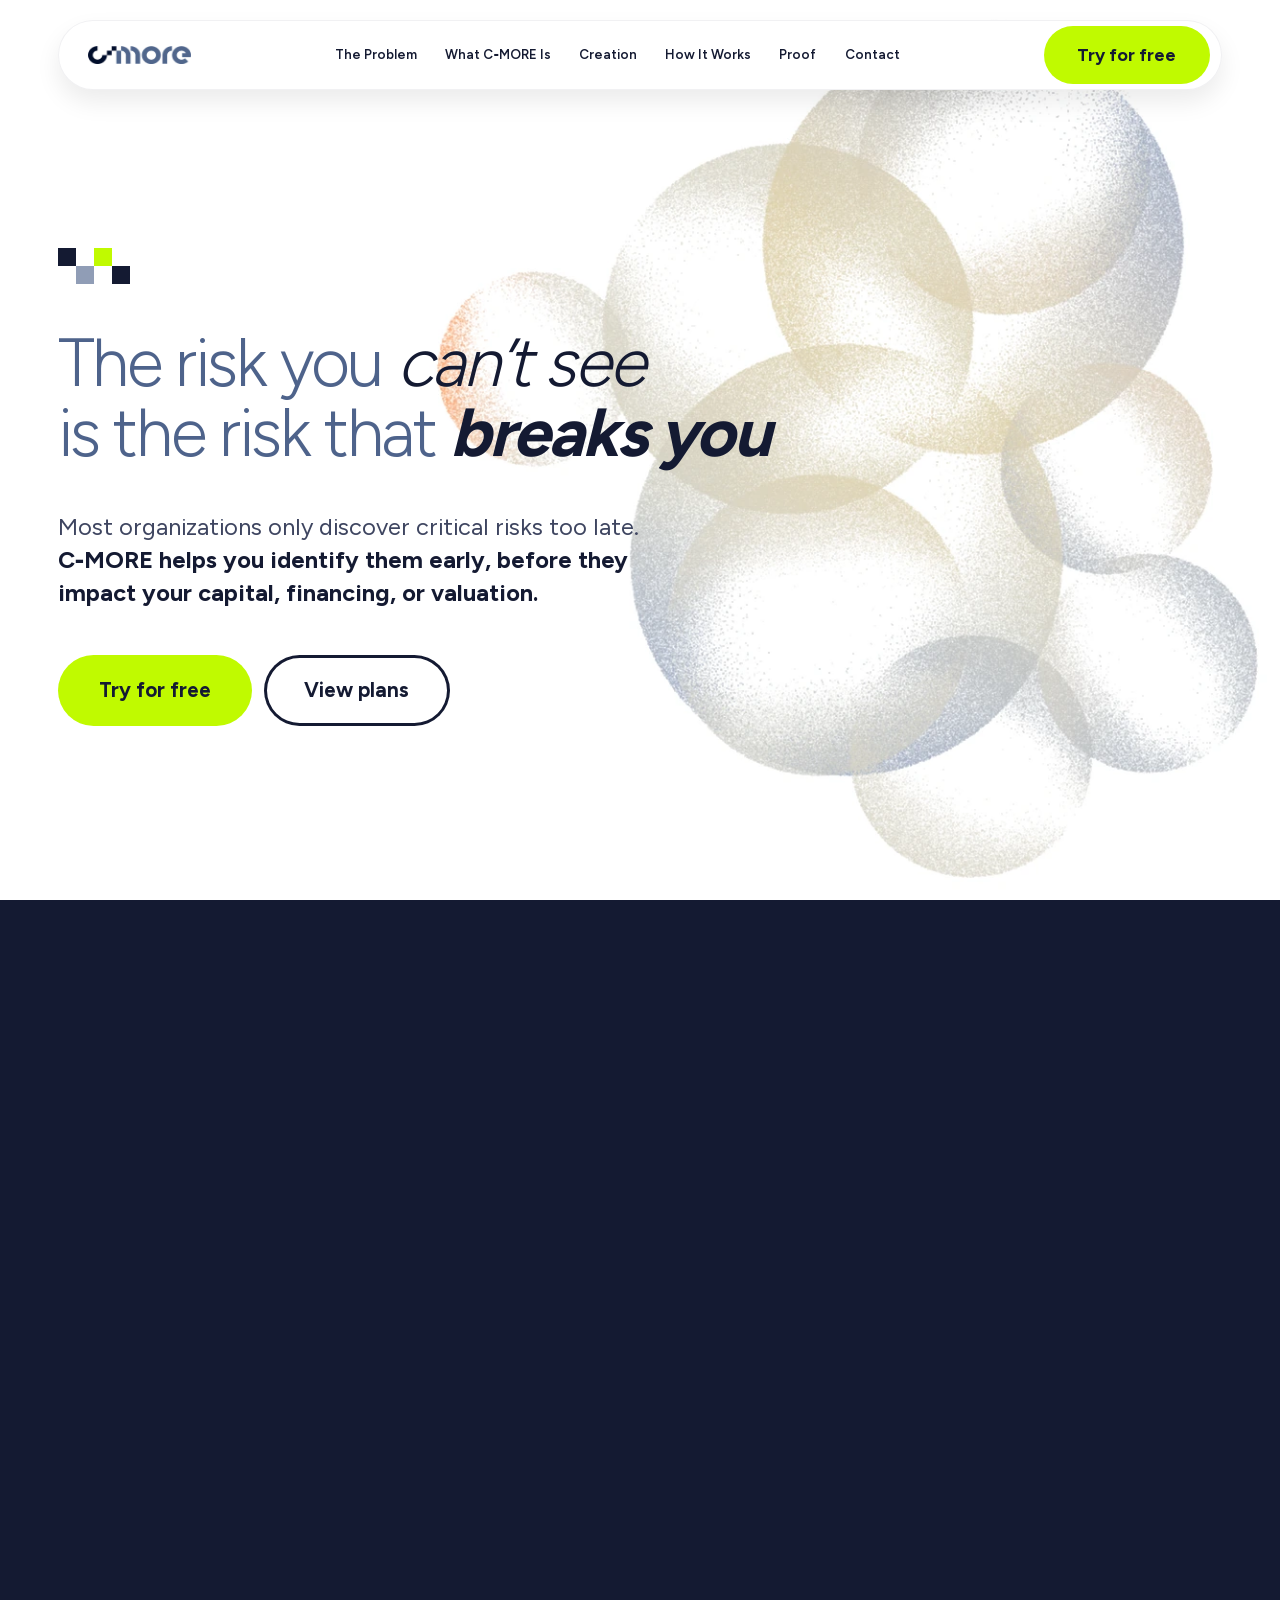
<file: index.html>
<!doctype html>
<html lang="en">
  <head>
    <meta charset="utf-8" />
    <meta name="viewport" content="width=device-width, initial-scale=1" />
    <title>C-MORE — Risk intelligence infrastructure</title>
    <meta
      name="description"
      content="C-MORE is an AI-powered risk intelligence platform that turns ESG exposure, operational dependencies and supply chain vulnerabilities into a continuously updated risk map."
    />
    <meta name="theme-color" content="#141A32" />
    <!-- The .motif mark from the hero, inline: an icon at no request cost,
         and declaring one stops every browser asking for /favicon.ico. -->
    <link rel="icon" href="data:image/svg+xml,%3Csvg xmlns='http://www.w3.org/2000/svg' viewBox='0 0 8 8'%3E%3Crect width='8' height='8' fill='%23ffffff'/%3E%3Crect x='0' y='2' width='2' height='2' fill='%23141a32'/%3E%3Crect x='4' y='2' width='2' height='2' fill='%23c0fa00'/%3E%3Crect x='2' y='4' width='2' height='2' fill='%23909db6'/%3E%3Crect x='6' y='4' width='2' height='2' fill='%23141a32'/%3E%3C/svg%3E" />
    <!-- Fonts are self-hosted (see assets/css/styles.css). Preloaded here so
         they are in flight with the stylesheet rather than discovered after
         it parses — that is what removes the flash of fallback text. -->
    <link
      rel="preload"
      as="font"
      type="font/woff2"
      href="assets/fonts/figtree-latin.woff2"
      crossorigin
    />
    <link
      rel="preload"
      as="font"
      type="font/woff2"
      href="assets/fonts/kodemono-latin.woff2"
      crossorigin
    />
    <link rel="stylesheet" href="assets/css/styles.css" />
    <!-- The hero art is the largest thing on the page and the first thing
         seen; without this it cannot start until the CSS has parsed. -->
    <link
      rel="preload"
      as="image"
      href="assets/images/alma-composicao.webp"
      imagesrcset="assets/images/alma-composicao.webp 1x, assets/images/alma-composicao@2x.webp 2x"
      fetchpriority="high"
    />
  </head>
  <body>
    <!-- The nav surface doubles as the trial panel: pressing the CTA grows the
         pill downward, fades the links out and turns the CTA into a close X.
         The panel is absolutely positioned so the height change never reflows
         it. -->
    <header class="nav" id="nav">
      <div class="nav__bar">
        <a href="#top" aria-label="C-MORE home">
          <img
            class="nav__logo"
            src="assets/images/fig-logo.webp"
            alt="c·more"
            width="112"
            height="21"
            decoding="async"
          />
        </a>

        <button
          class="nav__toggle"
          type="button"
          aria-expanded="false"
          aria-controls="nav-links"
        >
          <span></span>
          <span class="sr-only">Menu</span>
        </button>

        <nav class="nav__links" id="nav-links">
          <a href="#problem">The Problem</a>
          <a href="#what">What C‑MORE Is</a>
          <a href="#creation">Creation</a>
          <a href="#how">How It Works</a>
          <a href="#proof">Proof</a>
          <a href="#contact">Contact</a>
          <button class="nav__cta--mobile" type="button" data-try-open>
            Try for free
          </button>
        </nav>

        <button
          class="btn btn--primary btn--sm nav__cta"
          type="button"
          id="try-toggle"
          aria-expanded="false"
          aria-controls="try-panel"
        >
          <span class="nav__cta-label">Try for free</span>
          <svg
            class="nav__cta-x"
            viewBox="0 0 24 24"
            aria-hidden="true"
            focusable="false"
          >
            <path d="M6 6l12 12M18 6L6 18" />
          </svg>
          <span class="nav__cta-close sr-only">Close</span>
        </button>
      </div>

      <div class="try-panel" id="try-panel">
        <h2 class="try-panel__title">Try C‑MORE free</h2>
        <p class="try-panel__lead">
          See C‑MORE mapped against your own supplier data — no credit card
          required.
        </p>
        <p class="try-panel__text">
          Placeholder panel content. This is where the trial sign-up form would
          live — swap it in when the fields are decided.
        </p>
      </div>
    </header>

    <div class="scrim" data-try-close></div>

    <main id="top">
      <!-- ===================== Hero ===================== -->
      <section class="hero">
        <div class="hero__bg" aria-hidden="true"></div>

        <div class="hero__inner">
          <div class="motif" aria-hidden="true">
            <i class="is-navy"></i><i></i><i class="is-green"></i><i></i> <i></i
            ><i class="is-mist"></i><i></i><i class="is-navy"></i>
          </div>

          <h1 class="hero__title">
            The risk you <em>can’t see</em><br />
            is the risk that <em class="is-bold">breaks you</em>
          </h1>

          <p class="hero__lead">
            Most organizations only discover critical risks too late.
            <strong
              >C‑MORE helps you identify them early, before they impact your
              capital, financing, or valuation.</strong
            >
          </p>

          <div class="hero__ctas">
            <button class="btn btn--primary" type="button" data-try-open>
              Try for free
            </button>
            <a class="btn btn--ghost" href="#how">View plans</a>
          </div>
        </div>
      </section>
      <div class="hero__spacer" aria-hidden="true"></div>

      <!-- ===================== The problem ===================== -->
      <section class="problem" id="problem">
        <div class="container problem__inner">
          <div class="eyebrow">
            <span class="eyebrow__text">THE PROBLEM</span>
            <span class="dots" aria-hidden="true"><i></i><i></i><i></i></span>
          </div>

          <h2 class="section-title">
            Your biggest risks aren’t in your financial statements.
            <em class="em-strong">Yet.</em>
          </h2>

          <p class="problem__copy">
            Risk is now systemic, moving across supply chains, geographies and
            regulatory regimes. Non-financial risk is now
            <strong>auditable, enforceable</strong> and
            <strong>penalised</strong>, while financial institutions
            increasingly assess the wider ecosystem behind every company.
          </p>
          <p class="problem__copy">
            <strong
              >Yet visibility has not kept pace, creating blind spots where
              interconnected risk can emerge and spread.</strong
            >
          </p>

          <div class="bars" id="bars">
            <div class="bar">
              <span class="bar__label">VISIBILITY INTO TIER 1</span>
              <span class="bar__track"
                ><span class="bar__fill" style="--to: 60%"></span
              ></span>
              <span class="bar__value">60%</span>
            </div>
            <div class="bar">
              <span class="bar__label">VISIBILITY INTO TIER 2</span>
              <span class="bar__track"
                ><span class="bar__fill" style="--to: 30%"></span
              ></span>
              <span class="bar__value">30%</span>
            </div>
            <div class="bar bar--alert">
              <span class="bar__label"
                >VISIBILITY INTO<br />TIER 3 &amp; BEYOND</span
              >
              <span class="bar__track"
                ><span class="bar__fill" style="--to: 2%"></span
              ></span>
              <span class="bar__value">2%</span>
            </div>
          </div>
        </div>
      </section>
      <div class="problem__gap" aria-hidden="true"></div>

      <!-- ===================== What C-MORE is ===================== -->
      <div class="what-pin">
        <section class="what" id="what">
          <div class="container what__inner">
            <div class="eyebrow eyebrow--light">
              <span class="eyebrow__text">WHAT C‑MORE IS</span>
              <span class="dots" aria-hidden="true"><i></i><i></i><i></i></span>
            </div>

            <h2 class="section-title">
              The intelligence layer for non-financial risk
            </h2>

            <p class="what__lead">
              C‑MORE is an AI-powered risk intelligence platform. We aggregate
              data across your company and its ecosystem, turning ESG exposure,
              operational dependencies and supply chain vulnerabilities into a
              continuously updated risk map.
            </p>

            <div class="flow">
              <div class="flow__stats">
                <div class="flow__stat">
                  <b>100+</b>
                  <span>Structured and unstructured data sources</span>
                </div>
                <div class="flow__stat">
                  <b>20+</b>
                  <span>Risk areas, from climate to governance</span>
                </div>
              </div>

              <div class="flow__chaos" aria-hidden="true">
                <i
                  style="
                    top: 22px;
                    width: 22px;
                    height: 22px;
                    background: #c0fa00;
                    animation: chaosA 5.2s linear infinite -1.1s;
                  "
                ></i>
                <i
                  style="
                    top: 74px;
                    width: 13px;
                    height: 13px;
                    background: #5c74a3;
                    animation: chaosB 4.1s linear infinite -3s;
                  "
                ></i>
                <i
                  style="
                    top: 48px;
                    width: 17px;
                    height: 17px;
                    background: #9db0ce;
                    animation: chaosA 6s linear infinite -4.4s;
                  "
                ></i>
                <i
                  style="
                    top: 118px;
                    width: 26px;
                    height: 26px;
                    background: #5c74a3;
                    animation: chaosB 5.6s linear infinite -0.4s;
                  "
                ></i>
                <i
                  style="
                    top: 96px;
                    width: 11px;
                    height: 11px;
                    background: #c0fa00;
                    animation: chaosA 3.8s linear infinite -2.2s;
                  "
                ></i>
                <i
                  style="
                    top: 152px;
                    width: 15px;
                    height: 15px;
                    background: #9db0ce;
                    animation: chaosB 4.7s linear infinite -3.7s;
                  "
                ></i>
                <i
                  style="
                    top: 178px;
                    width: 20px;
                    height: 20px;
                    background: #c0fa00;
                    animation: chaosA 5.9s linear infinite -5.1s;
                  "
                ></i>
                <i
                  style="
                    top: 206px;
                    width: 12px;
                    height: 12px;
                    background: #5c74a3;
                    animation: chaosB 4.3s linear infinite -1.8s;
                  "
                ></i>
                <i
                  style="
                    top: 238px;
                    width: 24px;
                    height: 24px;
                    background: #5c74a3;
                    animation: chaosA 6.4s linear infinite -2.9s;
                  "
                ></i>
                <i
                  style="
                    top: 262px;
                    width: 14px;
                    height: 14px;
                    background: #c0fa00;
                    animation: chaosB 5s linear infinite -4s;
                  "
                ></i>
                <i
                  style="
                    top: 8px;
                    width: 16px;
                    height: 16px;
                    background: #9db0ce;
                    animation: chaosB 4.9s linear infinite -0.9s;
                  "
                ></i>
                <i
                  style="
                    top: 136px;
                    width: 10px;
                    height: 10px;
                    background: #c0fa00;
                    animation: chaosA 4.5s linear infinite -3.3s;
                  "
                ></i>
                <i
                  style="
                    top: 58px;
                    width: 19px;
                    height: 19px;
                    background: #5c74a3;
                    animation: chaosB 5.4s linear infinite -2.5s;
                  "
                ></i>
                <i
                  style="
                    top: 222px;
                    width: 18px;
                    height: 18px;
                    background: #9db0ce;
                    animation: chaosA 4s linear infinite -1.4s;
                  "
                ></i>
              </div>

              <div class="flow__core">
                <img
                  src="assets/images/fig-logo-negative.webp"
                  alt="c·more"
                  width="166"
                  height="31"
                  loading="lazy"
                  decoding="async"
                />
              </div>

              <div class="flow__order" aria-hidden="true">
                <div class="train">
                  <i style="background: #c0fa00"></i
                  ><i style="background: #5c74a3"></i>
                  <i style="background: #9db0ce"></i
                  ><i style="background: #5c74a3"></i>
                  <i style="background: #c0fa00"></i
                  ><i style="background: #5c74a3"></i>
                  <i style="background: #9db0ce"></i
                  ><i style="background: #5c74a3"></i>
                  <i style="background: #c0fa00"></i
                  ><i style="background: #5c74a3"></i>
                  <i style="background: #9db0ce"></i
                  ><i style="background: #5c74a3"></i>
                </div>
              </div>

              <p class="flow__caption">
                continuously<br />updated<br />risk map
              </p>
            </div>
          </div>

          <div class="what__quote">
            <!-- One element per line: the typewriter fills them in sequence,
                 which lets the second line carry its own emphasis (a single
                 sliced string could not hold markup). -->
            <p data-quote>
              <span class="quote__line">If you can’t quantify your risk,</span>
              <span class="quote__line em-strong"
                >you can’t defend your business.</span
              >
            </p>
            <button class="btn btn--ghost-light" type="button" data-try-open>
              Try now
            </button>
          </div>
        </section>
      </div>

      <!-- ===================== Category creation ===================== -->
      <div class="creation-pin">
        <section class="creation" id="creation">
          <div class="container">
            <div class="creation__head">
              <div class="eyebrow">
                <span class="eyebrow__text">CATEGORY CREATION</span>
                <span class="dots" aria-hidden="true"
                  ><i></i><i></i><i></i
                ></span>
              </div>
              <h2 class="section-title">
                <span class="title-kicker">A new category:</span>Risk
                Intelligence Infrastructure
              </h2>
              <p class="creation__lead">
                This is not a reporting tool. It is a monitoring and
                intelligence infrastructure, one that learns as your business
                and its ecosystem change.
              </p>
            </div>

            <!-- Two clipping bands with the lime line running through the gap
                 between them. Each row slides into that gap and is masked by
                 its band's edge, rather than crossing the line. -->
            <div class="risk-cards">
              <div class="risk-row risk-row--top">
                <div class="risk-row__inner">
                  <article class="risk-card reveal">
                    <b>Supply chain dependencies</b>
                    <span
                      >Disruption, concentration risk and Tier-2 vulnerabilities
                      that don’t appear in your own accounts.</span
                    >
                  </article>
                  <article class="risk-card reveal">
                    <b>Climate &amp; ESG factors</b>
                    <span
                      >Transition risk, physical climate exposure and ESG data
                      gaps that affect financing and credit ratings.</span
                    >
                  </article>
                </div>
              </div>

              <div class="risk-row risk-row--bottom">
                <div class="risk-row__inner">
                  <article class="risk-card reveal">
                    <b>Regulatory misalignment</b>
                    <span
                      >CSRD, ISSB and EU Taxonomy exposure that becomes
                      auditable, enforceable and penalised.</span
                    >
                  </article>
                  <article class="risk-card reveal">
                    <b>Operational dependencies</b>
                    <span
                      >Single points of failure in your ecosystem that aren’t
                      visible until they break.</span
                    >
                  </article>
                </div>
              </div>
            </div>
          </div>

          <!-- Statement and dataset are one group so the pair centres itself,
               rather than each being placed with its own vh offset. The slot
               collapses to nothing until the dataset is called for, so the
               statement is centred on its own first. -->
          <div class="creation__final">
            <!-- The sizer reserves the full two-line box so the typewriter does
                 not reflow and re-centre the block as each line lands. -->
            <!-- Two parts so each can be styled: the kicker is smaller and
                 held to one line, the statement itself is bold italic. The
                 typewriter fills them in sequence. The sizer is a hidden copy
                 that holds the box open so typing cannot reflow it. -->
            <p class="creation__statement">
              <span class="type">
                <span class="type__sizer" aria-hidden="true">
                  <span class="statement__kicker"
                    >C‑MORE brings these into a single layer:</span
                  >
                  <span class="statement__body"
                    >a living dataset of company risk, continuously enriched and
                    analysed by AI.</span
                  >
                </span>
                <span class="type__out">
                  <span class="statement__kicker" data-statement-line
                    >C‑MORE brings these into a single layer:</span
                  >
                  <span class="statement__body" data-statement-line
                    >a living dataset of company risk, continuously enriched and
                    analysed by AI.</span
                  >
                </span>
              </span>
            </p>

            <div class="dataset-slot">
              <div class="dataset">
            <div class="dataset__head">
              <span>LIVING DATASET</span>
              <span class="dataset__live"
                ><i aria-hidden="true"></i><span>LIVE</span></span
              >
            </div>
            <div class="dataset__viewport">
              <div class="dataset__reel" data-reel>
                <div class="dataset__row">
                  <i aria-hidden="true"></i
                  ><span>supplier network — tier-2 exposure remapped</span>
                </div>
                <div class="dataset__row">
                  <i aria-hidden="true"></i
                  ><span>CSRD / ESRS E1 — disclosure gap rescored</span>
                </div>
                <div class="dataset__row">
                  <i aria-hidden="true"></i
                  ><span>physical climate — flood exposure updated</span>
                </div>
                <div class="dataset__row">
                  <i aria-hidden="true"></i
                  ><span>governance — board oversight signal added</span>
                </div>
                <div class="dataset__row">
                  <i aria-hidden="true"></i
                  ><span>EU Taxonomy — alignment re-assessed</span>
                </div>
                <div class="dataset__row">
                  <i aria-hidden="true"></i
                  ><span>labour practices — supplier audit ingested</span>
                </div>
                <div class="dataset__row">
                  <i aria-hidden="true"></i
                  ><span>transition risk — carbon price scenario run</span>
                </div>
                <div class="dataset__row">
                  <i aria-hidden="true"></i
                  ><span>concentration risk — single-source flag raised</span>
                </div>
              </div>
            </div>
              </div>
            </div>
          </div>

          <div class="creation__wipe" aria-hidden="true"></div>
        </section>
      </div>

      <div class="band" aria-hidden="true"></div>

      <!-- ===================== How it works ===================== -->
      <div class="how-pin">
        <section class="how" id="how">
          <div class="container how__inner">
          <div class="how__main">
            <div class="eyebrow eyebrow--light eyebrow--start">
              <span class="eyebrow__text">HOW IT WORKS</span>
              <span class="dots" aria-hidden="true"><i></i><i></i><i></i></span>
            </div>

            <h2 class="how__title">From Signals to<br />Risk Intelligence</h2>

            <p class="how__lead">
              <strong
                >Each step turns fragmented signals into decision-ready
                intelligence</strong
              >, building toward measurable improvements in visibility,
              compliance and financial performance.
            </p>

            <div class="proof" id="proof">
              <div class="proof__card reveal">
                <b>30+</b>
                <span
                  >clients identify and structure supplier risk across 20+
                  sub-dimensions <strong>within the first 90 days</strong></span
                >
              </div>
              <div class="proof__card reveal">
                <b>75%</b>
                <span
                  >clients achieved their first CSRD disclosure requirements
                  within <strong>3 months of deployment</strong></span
                >
              </div>
              <div class="proof__card reveal">
                <b>2-3%</b>
                <span
                  >clients achieve a 2-3%
                  <strong>reduction in cost of capital</strong> through
                  proactive risk mitigation and continuous monitoring</span
                >
              </div>
            </div>
          </div>

          <!-- Four steps on one rail. On desktop each is a numbered square
               that expands into a card when it becomes the active step; below
               that breakpoint they are simply four stacked cards. -->
          <ol class="rail" id="contact">
            <li class="step is-open" data-step>
              <span class="step__no">01</span>
              <div class="step__body">
                <div class="step__inner">
                  <b class="step__title">Map your risk landscape.</b>
                  <p class="step__text">
                    We aggregate data across your company, suppliers, and
                    ecosystem — integrating ESG disclosures, operational data,
                    regulatory exposure, and supply chain dependencies into a
                    single, structured view.
                  </p>
                </div>
              </div>
            </li>

            <li class="step" data-step>
              <span class="step__no">02</span>
              <div class="step__body">
                <div class="step__inner">
                  <b class="step__title">Quantify the impact.</b>
                  <p class="step__text">
                    We translate risk signals into financial terms: cost of
                    capital implications, financing risk, valuation exposure.
                    Risk becomes a number your CFO can use and your board can
                    act on.
                  </p>
                </div>
              </div>
            </li>

            <li class="step" data-step>
              <span class="step__no">03</span>
              <div class="step__body">
                <div class="step__inner">
                  <b class="step__title">Monitor how risk evolves.</b>
                  <p class="step__text">
                    Our AI continuously tracks changes (supplier events,
                    regulatory updates, climate signals, market shifts) and
                    updates your risk profile without manual refresh cycles.
                    Your exposure picture is always current.
                  </p>
                </div>
              </div>
            </li>

            <li class="step" data-step>
              <span class="step__no">04</span>
              <div class="step__body">
                <div class="step__inner">
                  <b class="step__title">Equip leadership with intelligence.</b>
                  <p class="step__text">
                    Reports, alerts, and intelligence outputs for finance, risk,
                    and executives, audit-ready for CSRD, ISSB, and EU Taxonomy.
                    Not raw data or dashboards. Ready for filings, board packs,
                    and investor conversations.
                  </p>
                </div>
              </div>
            </li>
          </ol>
          </div>
        </section>
      </div>
    </main>

    <script src="assets/js/app.js"></script>
  </body>
</html>
</file>
<file: assets/css/styles.css>
/* ==========================================================================
   C-MORE — responsive stylesheet
   Breakpoints: mobile <768 · tablet 768–1023 · desktop >=1024
   Type and rhythm are fluid: capped by BOTH width (vw) and height (vh) so the
   page fits a short laptop window as well as a tall monitor.
   ========================================================================== */

/* ---------- Fonts ----------
   Self-hosted, and variable rather than static instances. Google's stylesheet
   was render-blocking from a third origin — 93ms of DNS + TLS + TTFB before a
   single word could paint — and then sent the faces from a *second* origin.
   Same-origin these cost 5ms and can be preloaded from the document head.

   One variable file per family covers the whole weight range, replacing nine
   static faces (the old request also pulled Figtree 900 and Kode Mono 500,
   which nothing on the page ever used). latin-ext is only fetched if a glyph
   actually needs it, so a normal visit is 35KB of font in total.

   Both families are OFL 1.1 — see assets/fonts/OFL.txt. */
@font-face {
  font-family: "Figtree";
  font-style: normal;
  font-weight: 300 800;          /* variable: one file serves 300-800 */
  font-display: swap;
  src: url("../fonts/figtree-latin.woff2") format("woff2");
  unicode-range: U+0000-00FF, U+0131, U+0152-0153, U+02BB-02BC, U+02C6, U+02DA, U+02DC, U+0304, U+0308, U+0329, U+2000-206F, U+20AC, U+2122, U+2191, U+2193, U+2212, U+2215, U+FEFF, U+FFFD;
}
@font-face {
  font-family: "Figtree";
  font-style: normal;
  font-weight: 300 800;
  font-display: swap;
  src: url("../fonts/figtree-latin-ext.woff2") format("woff2");
  unicode-range: U+0100-02BA, U+02BD-02C5, U+02C7-02CC, U+02CE-02D7, U+02DD-02FF, U+0304, U+0308, U+0329, U+1D00-1DBF, U+1E00-1E9F, U+1EF2-1EFF, U+2020, U+20A0-20AB, U+20AD-20C0, U+2113, U+2C60-2C7F, U+A720-A7FF;
}
@font-face {
  font-family: "Kode Mono";
  font-style: normal;
  font-weight: 400 700;
  font-display: swap;
  src: url("../fonts/kodemono-latin.woff2") format("woff2");
  unicode-range: U+0000-00FF, U+0131, U+0152-0153, U+02BB-02BC, U+02C6, U+02DA, U+02DC, U+0304, U+0308, U+0329, U+2000-206F, U+20AC, U+2122, U+2191, U+2193, U+2212, U+2215, U+FEFF, U+FFFD;
}
@font-face {
  font-family: "Kode Mono";
  font-style: normal;
  font-weight: 400 700;
  font-display: swap;
  src: url("../fonts/kodemono-latin-ext.woff2") format("woff2");
  unicode-range: U+0100-02BA, U+02BD-02C5, U+02C7-02CC, U+02CE-02D7, U+02DD-02FF, U+0304, U+0308, U+0329, U+1D00-1DBF, U+1E00-1E9F, U+1EF2-1EFF, U+2020, U+20A0-20AB, U+20AD-20C0, U+2113, U+2C60-2C7F, U+A720-A7FF;
}

/* ---------- Tokens ---------- */
:root {
  /* palette */
  --navy: #141a32;
  --navy-deep: #080d1c;
  --green: #c0fa00;
  --beige: #f2f1ed;
  --ink: #3e4560;
  --slate: #4e638b;
  --mist: #909db6;
  --fog: #b9c1d4;
  --red: #dd2c2f;
  --bar-track: #e9e7e2;
  --hairline: #e2e6ee;
  --blue-mid: #5c74a3;
  --blue-soft: #9db0ce;
  --white: #ffffff;

  /* layout */
  --gutter: clamp(20px, 4.5vw, 96px);
  --maxw: 1248px;
  --nav-h: clamp(56px, 6.4vw, 96px);
  --nav-top: clamp(12px, 1.6vw, 20px);

  /* fluid type — min, fluid (capped by width AND height), max */
  --fs-display-xl: clamp(2.125rem, min(8.4vw, 9.6vh), 4.25rem); /* hero h1 */
  --fs-display-l: clamp(2rem, min(5.9vw, 7.4vh), 5.25rem); /* section h2 */
  --fs-display-m: clamp(1.875rem, min(5.1vw, 6.4vh), 4.5rem);
  --fs-quote: clamp(1.5rem, min(3.6vw, 5.2vh), 3.75rem);
  --fs-statement: clamp(1.375rem, min(3.4vw, 4.8vh), 3.5rem);
  --fs-stat-xl: clamp(2rem, min(5vw, 5vh), 5.5rem); /* 60% 30% 2% */
  --fs-stat-m: clamp(1.75rem, min(3vw, 4.4vh), 2.75rem); /* 100+ 20+  */
  --fs-stat-s: clamp(1.5rem, min(2.6vw, 3.8vh), 2.375rem); /* 30+ 75%   */

  --fs-lead: clamp(1rem, 1.1vw + 0.6rem, 1.5rem);
  /* One body size for every section's paragraphs — vh-capped like the titles
     so the title:body ratio stays constant in the pinned frames too. */
  --fs-body: clamp(0.9375rem, min(1.3vw, 2.7vh), 1.3125rem);
  --fs-sm: clamp(0.875rem, 0.2vw + 0.82rem, 0.9375rem);
  --fs-mono: clamp(0.5rem, 0.2vw + 0.6rem, 0.9rem);
  --fs-mono-sm: clamp(0.625rem, 0.2vw + 0.58rem, 0.8125rem);

  /* vertical rhythm */
  --section-y: clamp(56px, min(8vw, 11vh), 110px);
  --stack-lg: clamp(24px, 3.5vw, 44px);
  --stack-md: clamp(12px, min(2.4vw, 2.6vh), 32px);
  --stack-sm: clamp(10px, 1.4vw, 16px);

  /* scroll-driven progress values, written by app.js.
     --problem-in defaults to 1 so section 2 is simply visible wherever the
     desktop choreography is not running (mobile, tablet, reduced motion). */
  --problem-in: 1;
  --blur-q: 0;
  --what-top: 100%;
  --what-bottom: 0%;
  --what-out: 0;
  --creation-in: 1;
  --creation-exit: 0px;
  --dataset-close: 1;
  --how-in: 1;
  --card-pad: clamp(20px, 2.4vw, 28px);
  --step-ease: cubic-bezier(0.32, 0.72, 0.24, 1);
  --nav-bar-h: 70px;
  /* The surface is anchored at top: var(--nav-top) and grows downward, so the
     only height that leaves an equal gap below is the viewport less that inset
     twice. A max cap cannot be used here — it would strand the bottom margin. */
  --nav-open-h: calc(100svh - 2 * var(--nav-top));
  --what-fade: 0;
  --quote-in: 0;
  --learn-in: 0;
  --merge-cards: 0;
  --merge-grow: 0;
  --merge-fill: 0;
  --merge-text: 0;
  --merge-settle: 0;
}

/* ---------- Reset / base ---------- */
*,
*::before,
*::after {
  box-sizing: border-box;
}

/* `clip` rather than `hidden`: hidden would turn the viewport into a scroll
   container and break every position:sticky section below. */
html {
  scroll-behavior: smooth;
  -webkit-text-size-adjust: 100%;
  overflow-x: clip;
}

body {
  margin: 0;
  background: var(--navy);
  color: var(--navy);
  font-family:
    "Figtree",
    system-ui,
    -apple-system,
    "Segoe UI",
    sans-serif;
  font-size: var(--fs-body);
  line-height: 1.5;
  -webkit-font-smoothing: antialiased;
}

/* anchor links shouldn't land underneath the fixed nav */
[id] {
  scroll-margin-top: calc(var(--nav-h) + var(--nav-top) + 16px);
}

h1,
h2,
h3,
p {
  margin: 0;
}
img {
  max-width: 100%;
  display: block;
}
a {
  color: inherit;
  text-decoration: none;
}
button {
  font: inherit;
  color: inherit;
  background: none;
  border: 0;
  cursor: pointer;
}

:focus-visible {
  outline: 3px solid var(--green);
  outline-offset: 3px;
}

.container {
  width: min(var(--maxw), 100%);
  margin-inline: auto;
}

.sr-only {
  position: absolute;
  width: 1px;
  height: 1px;
  padding: 0;
  margin: -1px;
  overflow: hidden;
  clip: rect(0 0 0 0);
  white-space: nowrap;
  border: 0;
}

/* Scroll-room spacers — only needed once sections are pinned (desktop). */
.hero__spacer,
.problem__gap {
  display: none;
}

/* ---------- Shared bits ---------- */
.eyebrow {
  display: flex;
  flex-direction: column;
  gap: 8px;
  align-items: center;
  margin-bottom: var(--stack-md);
}
.eyebrow--start {
  align-items: flex-start;
}

.eyebrow__text {
  font-family: "Kode Mono", ui-monospace, Menlo, monospace;
  font-size: var(--fs-mono);
  font-weight: 700;
  letter-spacing: 0.14em;
  color: var(--slate);
}
.eyebrow--light .eyebrow__text {
  color: var(--mist);
}

.dots {
  display: flex;
  gap: 8px;
}
.dots i {
  width: 8px;
  height: 8px;
  background: var(--green);
  display: block;
}

.btn {
  display: inline-flex;
  align-items: center;
  justify-content: center;
  border-radius: 999px;
  font-weight: 700;
  text-align: center;
  padding: clamp(12px, 1.6vw, 24px) clamp(22px, 3.2vw, 48px);
  font-size: clamp(0.9375rem, 0.8vw + 0.65rem, 1.5rem);
  transition:
    transform 0.18s ease,
    background-color 0.18s ease,
    color 0.18s ease;
}
.btn:hover {
  transform: translateY(-2px);
}
.btn--primary {
  background: var(--green);
  color: var(--navy);
}
.btn--ghost {
  box-shadow: inset 0 0 0 3px var(--navy);
  color: var(--navy);
}
.btn--ghost-light {
  box-shadow: inset 0 0 0 3px var(--white);
  color: var(--white);
}
.btn--sm {
  padding: clamp(10px, 1.2vw, 20px) clamp(18px, 2.6vw, 40px);
  font-size: clamp(0.875rem, 0.45vw + 0.75rem, 1.125rem);
}

.motif {
  display: grid;
  grid-template-columns: repeat(4, 18px);
  grid-template-rows: 18px 18px;
}
.motif i {
  display: block;
}
.motif .is-navy {
  background: var(--navy);
}
.motif .is-green {
  background: var(--green);
}
.motif .is-mist {
  background: var(--mist);
}

/* ==========================================================================
   Nav
   ========================================================================== */
.nav {
  position: fixed;
  top: var(--nav-top);
  left: var(--gutter);
  right: var(--gutter);
  z-index: 200;
  max-width: 1252px;
  margin-inline: auto;
  height: var(--nav-bar-h);
  /* Exactly half the bar, not an arbitrary large pill value. It renders the
     same when collapsed — the browser clamps any radius to half the box — but
     it means the radius does not balloon as the clamp lifts during the expand.
     Interpolating from 68px would render 35px, then ~52px, then 36px. */
  border-radius: calc(var(--nav-bar-h) / 2);
  background: var(--white);
  box-shadow:
    inset 0 0 0 1px rgba(20, 26, 50, 0.06),
    0 12px 24px rgba(0, 0, 0, 0.08);
  /* only the surface itself changes — the bar and the panel inside it are
     sized independently, so nothing reflows while this runs */
  transition:
    height 0.45s var(--step-ease),
    border-radius 0.45s var(--step-ease);
  will-change: height;
}
.nav.is-try-open {
  height: var(--nav-open-h);
  border-radius: clamp(24px, 3vw, 36px);
}

.nav__bar {
  height: var(--nav-bar-h);
  display: flex;
  align-items: center;
  gap: 8px;
  padding: clamp(8px, 1vw, 14px);
  padding-left: clamp(18px, 2.4vw, 32px);
}

.nav__logo {
  width: clamp(78px, 8vw, 112px);
  height: auto;
}

.nav__links {
  flex: 1;
  display: flex;
  justify-content: center;
  gap: clamp(14px, 2.2vw, 32px);
  font-size: clamp(0.8125rem, 1.04vw, 0.9375rem);
  font-weight: 600;
}
.nav__links a {
  white-space: nowrap;
}
.nav__links a:hover {
  color: var(--slate);
}
.nav__cta--mobile {
  display: none;
}

.nav__toggle {
  display: none;
  margin-left: auto;
  width: 44px;
  height: 44px;
  align-items: center;
  justify-content: center;
  border-radius: 999px;
}
.nav__toggle span {
  position: relative;
  display: block;
  width: 20px;
  height: 2px;
  background: var(--navy);
  transition: background 0.2s ease;
}
.nav__toggle span::before,
.nav__toggle span::after {
  content: "";
  position: absolute;
  left: 0;
  width: 20px;
  height: 2px;
  background: var(--navy);
  transition: transform 0.22s ease;
}
.nav__toggle span::before {
  top: -6px;
}
.nav__toggle span::after {
  top: 6px;
}

.nav__cta {
  flex: none;
}

/* CTA becomes a close button once the panel is open */
.nav__cta-close,
.nav__cta-x {
  display: none;
}
.nav__cta-x {
  width: 20px;
  height: 20px;
}
.nav__cta-x path {
  fill: none;
  stroke: currentColor;
  stroke-width: 2.5;
  stroke-linecap: round;
}
.nav.is-try-open .nav__cta-label {
  display: none;
}
.nav.is-try-open .nav__cta-close {
  display: inline; /* stays screen-reader only — it names the button */
}
.nav.is-try-open .nav__cta-x {
  display: block;
}
.nav.is-try-open .nav__cta {
  width: var(--nav-cta-x, 44px);
  height: var(--nav-cta-x, 44px);
  padding: 0;
}

/* the links step aside for the panel */
.nav__links {
  transition: opacity 0.22s ease;
}
.nav.is-try-open .nav__links {
  opacity: 0;
  pointer-events: none;
}

/* Fixed height rather than `bottom: 0`, so the surface growing around it does
   not reflow the panel's own contents mid-animation. */
.try-panel {
  position: absolute;
  top: var(--nav-bar-h);
  left: 0;
  right: 0;
  height: calc(var(--nav-open-h) - var(--nav-bar-h));
  overflow-y: auto;
  display: flex;
  flex-direction: column;
  gap: var(--stack-sm);
  padding: clamp(4px, 1vh, 16px) clamp(20px, 3vw, 44px) clamp(24px, 4vh, 44px);
  opacity: 0;
  visibility: hidden;
  transition:
    opacity 0.25s ease,
    visibility 0.25s;
}
.nav.is-try-open .try-panel {
  opacity: 1;
  visibility: visible;
  transition-delay: 0.14s, 0s;
}

.try-panel__title {
  font-size: clamp(1.75rem, 3.2vw, 2.75rem);
  font-weight: 300;
  line-height: 1.05;
  letter-spacing: -0.03em;
  color: var(--navy);
}
.try-panel__lead {
  font-size: var(--fs-body);
  line-height: 1.45;
  color: var(--navy);
  font-weight: 700;
  max-width: min(760px, 100%);
}
.try-panel__text {
  font-size: var(--fs-sm);
  line-height: 1.6;
  color: var(--ink);
  max-width: min(760px, 100%);
}

.scrim {
  position: fixed;
  inset: 0;
  z-index: 190;
  background: rgba(8, 13, 28, 0.6);
  opacity: 0;
  pointer-events: none;
  transition: opacity 0.35s ease;
}
.scrim.is-on {
  opacity: 1;
  pointer-events: auto;
}

/* held only while the panel is open, then removed */
html.is-locked {
  overflow: hidden;
}

/* ==========================================================================
   Hero
   ========================================================================== */
.hero {
  position: relative;
  /* own stacking context, so the z-index:-1 backdrop stays inside the hero
     instead of sliding behind the page background */
  isolation: isolate;
  min-height: 100svh;
  display: flex;
  align-items: center;
  padding: calc(var(--nav-h) + var(--nav-top) + clamp(24px, 5vh, 72px))
    var(--gutter) clamp(48px, 8vh, 96px);
}

.hero__bg {
  position: absolute;
  inset: 0;
  z-index: -1;
  /* White ground with the composition held to the right edge. `contain` (not
     cover) is what makes `right` mean anything — cover would scale the art to
     fill the width, leaving no slack to align within. */
  /* The composition ships as a raster, not as the source SVG. The artwork is
     516k stippled dots (each one an `M x y h.01` subpath); as vector that is
     6.2MB the browser must parse and re-rasterise, and the blur below made it
     repaint every scroll frame. Flattened onto the white ground — the alpha
     channel alone tripled the file — it is 113KB / 374KB@2x at PSNR 45dB.
     The plain url() first is the fallback for engines without image-set. */
  background: var(--white) url("../images/alma-composicao.webp") right center /
    contain no-repeat;
  background-image: image-set(
    url("../images/alma-composicao.webp") 1x,
    url("../images/alma-composicao@2x.webp") 2x
  );
  filter: blur(calc(var(--blur-q) * 12px))
    brightness(calc(1 + var(--blur-q) * 0.28))
    saturate(calc(1 - var(--blur-q) * 0.25));
  transform: scale(calc(1 + var(--blur-q) * 0.04));
  will-change: filter, transform;
}

/* Legibility scrim. Not needed on a white ground with the art held clear of
   the copy — only where the image goes full-bleed behind the text (mobile). */
.hero__bg::after {
  content: "";
  position: absolute;
  inset: 0;
}

.hero__inner {
  position: relative;
  display: flex;
  flex-direction: column;
  gap: var(--stack-lg);
  max-width: 720px;
  opacity: calc(1 - var(--blur-q));
}

.hero__title {
  font-size: var(--fs-display-xl);
  font-weight: 300;
  line-height: 1.02;
  letter-spacing: -0.035em;
  color: var(--slate);
  text-wrap: balance;
}
.hero__title em {
  font-style: italic;
  color: var(--navy);
}
.hero__title em.is-bold {
  font-weight: 700;
}

/* emphasis inside a display heading — matches the hero's treatment */
.em-strong {
  font-style: italic;
  font-weight: 700;
}

.hero__lead {
  font-size: var(--fs-lead);
  line-height: 1.4;
  color: var(--ink);
  max-width: min(620px, 100%);
}
.hero__lead strong {
  color: var(--navy);
}

.hero__ctas {
  display: flex;
  flex-wrap: wrap;
  gap: 12px;
  align-items: center;
}

/* ==========================================================================
   The Problem
   ========================================================================== */
.problem {
  position: relative;
  z-index: 1;
  background: var(--beige);
  padding: var(--section-y) var(--gutter);
}

.problem__inner {
  display: flex;
  flex-direction: column;
  align-items: center;
  text-align: center;
}

.section-title {
  font-size: var(--fs-display-l);
  font-weight: 300;
  line-height: 0.98;
  letter-spacing: -0.035em;
  color: var(--navy);
  text-wrap: balance;
  max-width: min(1100px, 100%);
  margin-bottom: var(--stack-md);
}

.problem__copy {
  font-size: var(--fs-body);
  line-height: 1.45;
  color: var(--ink);
  max-width: min(1040px, 100%);
  margin-bottom: var(--stack-sm);
}
.problem__copy strong {
  color: var(--navy);
}
.problem__copy:last-of-type {
  margin-bottom: clamp(32px, 5vh, 72px);
}

/* --- bars --- */
.bars {
  width: 100%;
}

.bar {
  display: grid;
  grid-template-columns: minmax(140px, 320px) 1fr minmax(96px, 220px);
  align-items: center;
  gap: clamp(16px, 3vw, 40px);
  padding: clamp(14px, 2.4vh, 28px) 0;
  border-top: 1px solid var(--fog);
  text-align: left;
}
.bar:last-child {
  border-bottom: 1px solid var(--fog);
}

.bar__label {
  font-family: "Kode Mono", ui-monospace, Menlo, monospace;
  font-size: var(--fs-mono);
  letter-spacing: 0.15em;
  line-height: 1.4;
  color: var(--navy);
}

.bar__track {
  height: clamp(12px, 1.8vh, 22px);
  background: var(--bar-track);
  position: relative;
}
.bar__fill {
  position: absolute;
  inset: 0 auto 0 0;
  width: 0;
  background: var(--navy);
  transition: width 1.1s cubic-bezier(0.25, 0.6, 0.25, 1);
}
.bar--alert .bar__fill {
  background: var(--red);
}
.bars.is-on .bar__fill {
  width: var(--to);
}
.bars.is-on .bar:nth-child(2) .bar__fill {
  transition-delay: 0.25s;
}
.bars.is-on .bar:nth-child(3) .bar__fill {
  transition-delay: 0.5s;
}

.bar__value {
  font-size: var(--fs-stat-xl);
  font-weight: 800;
  line-height: 0.85;
  letter-spacing: -0.045em;
  color: var(--navy);
  text-align: right;
}
.bar--alert .bar__value {
  color: var(--red);
}

/* ==========================================================================
   What C-MORE is
   ========================================================================== */
.what {
  position: relative;
  z-index: 3;
  background: var(--navy);
  color: var(--white);
  padding: var(--section-y) var(--gutter);
  overflow: hidden;
}

.what__inner {
  display: flex;
  flex-direction: column;
  align-items: center;
  text-align: center;
  opacity: calc(1 - var(--what-fade));
}

.what .section-title {
  color: var(--white);
}

.what__lead {
  font-size: var(--fs-body);
  line-height: 1.45;
  color: var(--fog);
  max-width: min(1000px, 100%);
  margin-bottom: clamp(28px, 5vh, 56px);
}

/* --- the diagram --- */
.flow {
  width: 100%;
  display: grid;
  grid-template-columns:
    minmax(150px, 180px) 1fr minmax(180px, 230px)
    1fr minmax(150px, 180px);
  align-items: center;
  column-gap: 8px;
  text-align: left;
}

.flow__stats {
  display: flex;
  flex-direction: column;
  gap: var(--stack-md);
}
.flow__stat {
  display: flex;
  flex-direction: column;
  gap: 10px;
}
.flow__stat b {
  font-size: var(--fs-stat-m);
  font-weight: 800;
  line-height: 0.9;
  letter-spacing: -0.03em;
  color: var(--white);
}
.flow__stat span {
  font-family: "Kode Mono", ui-monospace, Menlo, monospace;
  font-size: var(--fs-mono-sm);
  font-weight: 600;
  letter-spacing: 0.18em;
  line-height: 1.7;
  text-transform: uppercase;
  color: var(--white);
}

.flow__chaos,
.flow__order {
  position: relative;
  height: clamp(180px, 30vh, 300px);
  overflow: hidden;
}
.flow__chaos {
  border-left: 3px dotted rgba(255, 255, 255, 0.55);
}
.flow__order {
  border-right: 3px dotted rgba(255, 255, 255, 0.55);
}

.flow__chaos i {
  position: absolute;
  left: -30px;
  display: block;
}

.flow__order .train {
  position: absolute;
  left: -16px;
  top: 50%;
  display: flex;
  gap: 33px;
  animation: orderSlide 2.1s linear infinite;
}
.flow__order .train i {
  display: block;
  width: 16px;
  height: 16px;
}

.flow__core {
  justify-self: center;
  position: relative;
  z-index: 2;
  background: transparent;
  border: 1px solid var(--hairline);
  height: clamp(180px, 30vh, 300px);
  padding: 0 clamp(16px, 2.4vw, 32px);
  display: flex;
  align-items: center;
  justify-content: center;
}
.flow__core img {
  width: clamp(110px, 12vw, 166px);
  height: auto;
}

.flow__caption {
  font-family: "Kode Mono", ui-monospace, Menlo, monospace;
  font-size: var(--fs-mono-sm);
  font-weight: 600;
  letter-spacing: 0.2em;
  line-height: 1.8;
  text-transform: uppercase;
  color: var(--white);
  text-align: right;
}

/* --- quote: in flow on small screens, a pinned overlay on desktop --- */
.what__quote {
  display: flex;
  flex-direction: column;
  margin-top: clamp(40px, 8vh, 80px);
  gap: clamp(20px, 4vh, 44px);
  align-items: center;
  justify-content: center;
  text-align: center;
  padding: 0 var(--gutter);
}
.what__quote p {
  max-width: min(1100px, 100%);
  font-size: var(--fs-display-l);
  font-weight: 300;
  line-height: 1.15;
  letter-spacing: -0.03em;
  color: var(--green);
}

/* each line keeps its box while empty, so typing never shifts the block */
.quote__line {
  display: block;
  min-height: 1.15em;
}

/* ==========================================================================
   Category creation
   ========================================================================== */
.creation {
  position: relative;
  z-index: 2;
  background: var(--beige);
  padding: var(--section-y) var(--gutter);
  overflow: hidden;
}
.creation-pin {
  position: relative;
}

/* The green wipe only makes sense inside the pinned scene */
.creation__wipe {
  display: none;
}

/* lead-in line, set smaller than the statement it introduces */
.title-kicker {
  display: block;
  font-size: 0.58em;
  letter-spacing: -0.02em;
  line-height: 1.15;
}

.creation__head {
  text-align: center;
}
.creation__head .section-title {
  max-width: min(900px, 100%);
  margin-inline: auto;
}

.creation__lead {
  margin: 0 auto clamp(20px, 4vh, 56px);
  max-width: min(880px, 100%);
  font-size: var(--fs-body);
  font-weight: 700;
  line-height: 1.45;
  color: var(--ink);
  text-align: center;
}

.risk-cards {
  display: flex;
  flex-direction: column;
  gap: clamp(12px, 2vw, 24px);
  max-width: 1152px;
  margin-inline: auto;
}

/* never let the flex column squash a band: its height must match its row
   exactly, or translateY(100%) will not clear the band edge */
.risk-row {
  flex: none;
}

.risk-row__inner {
  display: grid;
  grid-template-columns: repeat(2, minmax(0, 1fr));
  gap: clamp(12px, 2vw, 24px);
}

.risk-card {
  background: var(--navy);
  color: var(--white);
  padding: clamp(18px, 2.4vw, 28px);
  display: flex;
  flex-direction: column;
  gap: 10px;
  min-height: clamp(120px, 15vh, 172px);
}
.risk-card b {
  font-size: clamp(1rem, 0.7vw + 0.75rem, 1.25rem);
  font-weight: 700;
  letter-spacing: -0.2px;
}
.risk-card span {
  font-size: var(--fs-sm);
  line-height: 1.6;
  color: var(--mist);
}

.creation__statement {
  margin: clamp(40px, 8vh, 96px) auto 0;
  max-width: min(1100px, 100%);
  font-size: var(--fs-display-l);
  font-weight: 500;
  line-height: 1.05;
  letter-spacing: -0.025em;
  color: var(--navy);
  text-align: center;
  text-wrap: balance;
}

/* Kicker: smaller, and one line — it introduces the statement rather than
   being part of it. Wrapping is allowed below the desktop breakpoint, where
   nowrap would push it off the side of a phone. */
.statement__kicker {
  display: block;
  font-size: 0.58em;
  font-weight: 500;
  line-height: 1.15;
  letter-spacing: -0.02em;
  white-space: nowrap;
}
.statement__body {
  display: block;
  font-style: italic;
  font-weight: 700;
}

/* typewriter: hidden sizer holds the box open, the visible copy is sliced */
.type {
  position: relative;
  display: block;
}
.type__sizer {
  visibility: hidden;
}
.type__out {
  position: absolute;
  inset: 0;
}

/* --- living dataset --- */
.dataset {
  width: min(560px, 100%);
  margin: clamp(32px, 6vh, 64px) auto 0;
  background: var(--navy-deep);
  padding: clamp(18px, 2.4vw, 28px);
}
.dataset__head {
  display: flex;
  justify-content: space-between;
  align-items: center;
  padding-bottom: 14px;
  border-bottom: 1px solid rgba(192, 250, 0, 0.25);
}
.dataset__head span,
.dataset__row span {
  font-family: "Kode Mono", ui-monospace, Menlo, monospace;
  font-size: var(--fs-mono-sm);
  letter-spacing: 0.2em;
  color: var(--white);
}
.dataset__live {
  display: flex;
  gap: 8px;
  align-items: center;
}
.dataset__live i {
  width: 8px;
  height: 8px;
  display: block;
  background: var(--green);
  animation: feedGlow 1.6s ease-in-out infinite;
}
.dataset__live span {
  color: var(--green);
}

.dataset__viewport {
  height: clamp(140px, 22vh, 196px);
  overflow: hidden;
  -webkit-mask-image: linear-gradient(
    transparent,
    #000 12%,
    #000 84%,
    transparent
  );
  mask-image: linear-gradient(transparent, #000 12%, #000 84%, transparent);
}
.dataset__reel {
  animation: datasetScroll 18s linear infinite;
}
.dataset__row {
  display: flex;
  align-items: center;
  gap: 12px;
  padding: 13px 0;
  border-bottom: 1px solid rgba(192, 250, 0, 0.12);
}
.dataset__row i {
  flex: none;
  width: 8px;
  height: 8px;
  display: block;
  background: var(--green);
}
.dataset__row span {
  letter-spacing: 0.12em;
  color: rgba(255, 255, 255, 0.85);
  white-space: nowrap;
  overflow: hidden;
  text-overflow: ellipsis;
}

/* green divider band */
.band {
  background: var(--green);
  height: clamp(48px, 18vh, 180px);
  position: relative;
  z-index: 2;
}

/* ==========================================================================
   How it works
   ========================================================================== */
.how {
  position: relative;
  z-index: 2;
  background: var(--navy);
  color: var(--white);
  padding: var(--section-y) var(--gutter);
}

.how__inner {
  display: grid;
  grid-template-columns: minmax(0, 1fr) minmax(0, 440px);
  gap: clamp(32px, 5vw, 80px);
  align-items: start;
}

.how .eyebrow--start {
  flex-direction: row;
  align-items: center;
  gap: 12px;
}

.how__title {
  font-size: var(--fs-display-l);
  font-weight: 500;
  line-height: 0.98;
  letter-spacing: -0.035em;
  color: var(--white);
  margin-bottom: var(--stack-md);
}

.how__lead {
  font-size: var(--fs-body);
  line-height: 1.5;
  color: var(--fog);
  max-width: min(720px, 100%);
  margin-bottom: clamp(28px, 5vh, 56px);
}
.how__lead strong {
  color: var(--white);
}

.proof {
  display: grid;
  grid-template-columns: repeat(auto-fit, minmax(180px, 1fr));
  gap: 16px;
}
.proof__card {
  box-shadow: inset 0 0 0 1px rgba(192, 250, 0, 0.5);
  padding: clamp(20px, 2.6vw, 32px) clamp(18px, 2.2vw, 26px);
  display: flex;
  flex-direction: column;
  gap: 12px;
}
.proof__card b {
  font-size: var(--fs-stat-s);
  font-weight: 700;
  line-height: 0.9;
  color: var(--green);
}
.proof__card span {
  font-size: var(--fs-sm);
  line-height: 1.6;
  color: var(--fog);
}
.proof__card strong {
  color: var(--white);
}

.rail {
  position: relative;
  display: flex;
  flex-direction: column;
  gap: 24px;
  align-items: center;
  padding: 24px 0;
}
.rail::before {
  content: "";
  position: absolute;
  left: 50%;
  top: 0;
  bottom: 0;
  width: 3px;
  margin-left: -1.5px;
  background: var(--green);
}
/* Base (and every unpinned breakpoint): four plain cards, all open. The
   collapsing-square behaviour is layered on in the desktop block only. */
.rail {
  list-style: none;
  margin: 0;
}
.step {
  position: relative;
  width: 100%;
  background: var(--white);
  color: var(--navy);
  box-shadow: inset 0 0 0 3px var(--green);
  padding: var(--card-pad);
  display: flex;
  flex-direction: column;
  gap: 12px;
  box-sizing: border-box;
}
.step__no {
  font-family: "Kode Mono", ui-monospace, Menlo, monospace;
  font-size: var(--fs-mono-sm);
  font-weight: 700;
  letter-spacing: 0.16em;
  color: var(--slate);
}
.step__inner {
  display: flex;
  flex-direction: column;
  gap: 12px;
}
.step__title {
  display: block;
  font-size: clamp(1rem, 0.7vw + 0.75rem, 1.25rem);
  font-weight: 700;
}
.step__text {
  font-size: var(--fs-sm);
  line-height: 1.6;
  color: var(--ink);
}

/* ==========================================================================
   Keyframes
   ========================================================================== */
@keyframes chaosA {
  0% {
    transform: translateX(0) rotate(0deg);
  }
  100% {
    transform: translateX(440px) rotate(135deg);
  }
}
@keyframes chaosB {
  0% {
    transform: translateX(0) rotate(0deg);
  }
  100% {
    transform: translateX(440px) rotate(-110deg);
  }
}
@keyframes orderSlide {
  0% {
    transform: translateX(-196px);
  }
  100% {
    transform: translateX(0);
  }
}
@keyframes feedGlow {
  0%,
  100% {
    opacity: 0.25;
  }
  50% {
    opacity: 0.8;
  }
}
@keyframes datasetScroll {
  0% {
    transform: translateY(0);
  }
  100% {
    transform: translateY(-50%);
  }
}

/* reveal on scroll (used on touch / reduced-motion / mobile) */
.reveal {
  opacity: 0;
  transform: translateY(24px);
  transition:
    opacity 0.6s ease,
    transform 0.6s ease;
}
.reveal.is-in {
  opacity: 1;
  transform: none;
}

/* ==========================================================================
   Tablet
   ========================================================================== */
@media (max-width: 1023px) {
  .how__inner {
    grid-template-columns: minmax(0, 1fr);
  }
  .rail {
    max-width: 520px;
    margin-inline: auto;
    width: 100%;
  }

  .flow {
    grid-template-columns: 1fr 1fr;
    row-gap: var(--stack-md);
    justify-items: center;
    text-align: center;
  }
  .flow__stats {
    grid-column: 1 / -1;
    flex-direction: row;
    justify-content: center;
    gap: clamp(24px, 6vw, 64px);
    width: 100%;
  }
  .flow__stat {
    align-items: center;
    text-align: center;
    flex: 1;
    max-width: 260px;
  }
  .flow__chaos,
  .flow__order {
    display: none;
  }
  .flow__core {
    grid-column: 1 / -1;
    width: min(320px, 100%);
  }
  .flow__caption {
    grid-column: 1 / -1;
    text-align: center;
  }
}

/* ==========================================================================
   Mobile
   ========================================================================== */
@media (max-width: 767px) {
  .nav {
    gap: 0;
  }
  .nav__toggle {
    display: flex;
  }
  .nav__cta {
    display: none;
  }

  .nav__links {
    position: absolute;
    top: calc(100% + 8px);
    left: 0;
    right: 0;
    flex-direction: column;
    align-items: stretch;
    gap: 0;
    background: var(--white);
    border-radius: 24px;
    box-shadow: 0 16px 32px rgba(0, 0, 0, 0.16);
    padding: 8px;
    font-size: 1rem;
    /* collapsed */
    opacity: 0;
    visibility: hidden;
    transform: translateY(-8px);
    transition:
      opacity 0.2s ease,
      transform 0.2s ease,
      visibility 0.2s;
  }
  .nav__links a {
    padding: 14px 20px;
    border-radius: 16px;
  }
  .nav__links a:hover {
    background: var(--beige);
  }
  .nav__links .nav__cta--mobile {
    display: block;
    width: 100%;
    margin-top: 4px;
    background: var(--green);
    text-align: center;
    font-weight: 700;
  }

  /* The desktop CTA is hidden here, so bring it back purely as the close X —
     otherwise the panel would have no close control on a phone. */
  .nav.is-try-open .nav__toggle {
    display: none;
  }
  .nav.is-try-open .nav__cta {
    display: inline-flex;
    margin-left: auto;
  }

  .nav.is-open .nav__links {
    opacity: 1;
    visibility: visible;
    transform: none;
  }
  .nav.is-open .nav__toggle span {
    background: transparent;
  }
  .nav.is-open .nav__toggle span::before {
    transform: translateY(6px) rotate(45deg);
  }
  .nav.is-open .nav__toggle span::after {
    transform: translateY(-6px) rotate(-45deg);
  }

  .hero {
    min-height: 88svh;
  }
  .hero__bg {
    background-size: cover;
    background-position: 72% center;
  }
  .hero__bg::after {
    background: linear-gradient(
      180deg,
      rgba(255, 255, 255, 0.92) 0%,
      rgba(255, 255, 255, 0.78) 55%,
      rgba(255, 255, 255, 0.5) 100%
    );
  }
  .statement__kicker {
    white-space: normal;
  }

  .hero__lead {
    max-width: none;
  }
  .hero__ctas .btn {
    flex: 1 1 100%;
  }

  .section-title,
  .creation__head .section-title {
    max-width: none;
  }

  /* bars stack: label over track, value beside */
  .bar {
    grid-template-columns: 1fr auto;
    gap: 10px 16px;
  }
  .bar__label {
    grid-column: 1;
    grid-row: 1;
    align-self: end;
  }
  .bar__value {
    grid-column: 2;
    grid-row: 1 / span 2;
    align-self: center;
  }
  .bar__track {
    grid-column: 1;
    grid-row: 2;
  }

  .flow__stats {
    flex-direction: column;
    align-items: center;
  }
  .flow__stat {
    max-width: none;
  }

  .risk-row__inner {
    grid-template-columns: minmax(0, 1fr);
  }

  .dataset__row span {
    white-space: normal;
  }

  .rail {
    gap: 16px;
  }
}

/* ==========================================================================
   Desktop scroll choreography
   Only pin sections when there is genuinely room for them.
   ========================================================================== */
@media (min-width: 1024px) and (min-height: 620px) and (pointer: fine) {
  /* z-index 0, not -1: at -1 the empty .hero__spacer (in flow, z-index auto)
     sits above the fixed hero and eats every click on its CTAs. 0 still puts
     it under every section below, all of which are positioned at 1 or more. */
  .hero {
    position: fixed;
    inset: 0;
    z-index: 0;
    min-height: 0;
  }
  .hero__spacer {
    display: block;
    height: 100vh;
  }

  /* Held still for the whole of its scroll, transparent so the blurred hero
     reads through. It does not slide into frame — the elements inside fade in
     where they already sit, driven by --problem-in. */
  .problem {
    position: fixed;
    inset: 0;
    z-index: 1;
    height: 100vh;
    background: transparent;
    display: flex;
    align-items: center;
    padding-block: calc(var(--nav-h) + var(--nav-top)) clamp(16px, 1.5vh, 24px);
    pointer-events: none;
  }
  .problem.is-live {
    pointer-events: auto;
  }
  .problem__inner {
    width: min(var(--maxw), 100%);
  }

  /* staggered fade, opacity only — nothing moves */
  .problem .problem__inner > * {
    opacity: clamp(0, calc((var(--problem-in) - var(--d, 0)) * 3), 1);
  }
  .problem .problem__inner > :nth-child(2) {
    --d: 0.08;
  }
  .problem .problem__inner > :nth-child(3) {
    --d: 0.16;
  }
  .problem .problem__inner > :nth-child(4) {
    --d: 0.22;
  }
  .problem .problem__inner > :nth-child(5) {
    --d: 0.28;
  }

  /* the hero is invisible by now — stop it swallowing clicks */
  .hero.is-faded {
    pointer-events: none;
  }
  .problem .bar {
    padding-block: clamp(8px, 2vh, 28px);
  }
  .problem__copy:last-of-type {
    margin-bottom: clamp(20px, 4vh, 72px);
  }

  /* absorbs the scroll length the now-fixed .problem no longer occupies
     (its own 100vh) plus the original 45vh breather before "What C-MORE is" */
  .problem__gap {
    display: block;
    height: 145vh;
  }

  .what-pin {
    height: 280vh;
    position: relative;
    z-index: 3;
  }
  /* Nothing in this section ever moves. The panel is pinned to the viewport
     and the navy band is drawn by a clip whose edges track where the panel's
     top and bottom would have been. Sliding the panel while counter-moving the
     content could never stay in step — the slide runs on the compositor and the
     compensation is computed in JS a frame behind it. */
  .what {
    position: fixed;
    inset: 0;
    padding-block: calc(var(--nav-h) + var(--nav-top) + 2vh)
      clamp(16px, 3vh, 40px);
    display: flex;
    flex-direction: column;
    justify-content: center;
    overflow: visible;
    clip-path: inset(var(--what-top, 100%) 0 var(--what-bottom, 0%) 0);
  }
  .what__inner {
    justify-content: center;
  }
  .what__lead {
    margin-bottom: clamp(20px, 4vh, 56px);
  }
  /* Fades in with --quote-in, then back out with --what-out as the next
     section arrives. The panel no longer moves, so it simply fades in place. */
  .what__quote {
    display: flex;
    position: absolute;
    inset: 0;
    opacity: calc(var(--quote-in) * (1 - var(--what-out)));
    pointer-events: none;
  }
  .what__quote.is-gone .btn {
    pointer-events: none;
  }
  .what__quote .btn {
    opacity: var(--learn-in);
    pointer-events: auto;
  }

  /* 300vh of sequence plus the tail app.js holds at the end (TAIL), so the
     buffer is added scroll rather than a faster animation */
  .creation-pin {
    height: 360vh;
    position: relative;
    z-index: 2;
    background: var(--beige);
  }
  .creation {
    position: sticky;
    top: 0;
    height: 100vh;
    /* same nav clearance as the other pinned frames, so the eyebrow never
       comes to rest underneath the fixed nav */
    /* same nav clearance as the other pinned frames, so the eyebrow never
       comes to rest underneath the fixed nav */
    padding-block: calc(var(--nav-h) + var(--nav-top) + 2vh)
      clamp(16px, 3vh, 40px);
    display: flex;
    flex-direction: column;
    justify-content: center;
    /* the group is held still while the panel leaves, so it must not be
       clipped by the panel's own box on the way out */
    overflow: visible;
  }

  /* Entrance: the beige panel is fully in place before any of this starts,
     then the elements fade up in sequence without moving. */
  .creation .creation__head > *,
  .creation .risk-cards {
    opacity: clamp(0, calc((var(--creation-in) - var(--d, 0)) * 1.8), 1);
  }
  .creation .creation__head > :nth-child(2) {
    --d: 0.08;
  }
  .creation .creation__head > :nth-child(3) {
    --d: 0.16;
  }
  .creation .risk-cards {
    --d: 0.24;
  }

  /* the cards carry .reveal for the unpinned breakpoints; on desktop the
     block above owns their entrance, so neutralise the per-card slide */
  .creation .risk-card.reveal {
    opacity: 1;
    transform: none;
  }

  /* "How it works" enters exactly the way Creation does: pinned, so the navy
     panel slides up and locks first, and only then do the elements fade up —
     stationary, because the panel they sit in is no longer moving. */
  /* entrance + four step beats + a hold before the section releases */
  .how-pin {
    height: 400vh;
    position: relative;
    z-index: 2;
    background: var(--navy);
  }
  .how {
    position: sticky;
    top: 0;
    height: 100vh;
    display: flex;
    align-items: center;
    padding-block: calc(var(--nav-h) + var(--nav-top) + 2vh)
      clamp(16px, 3vh, 40px);
  }
  /* Fill the frame and stretch the columns, so the rail — and therefore its
     line — runs the full height rather than only as tall as its own steps. */
  .how__inner {
    width: min(var(--maxw), 100%);
    height: 100%;
    align-items: stretch;
  }
  .how__main {
    align-self: center;
  }
  /* Every step is taken out of flow and placed by transform, so opening one
     never reflows the others — the whole stack is driven by --y, which app.js
     recomputes when the active step changes. Nothing here animates a property
     that affects a sibling. */
  .rail {
    height: 100%;
    display: block;
    padding: 0;
  }

  /* The number stays in normal flow above the body, and the whole group is
     centred in the step — so collapsed, the number is centred in the square,
     and open, it is centred as one block with its own title and text. */
  .step {
    position: absolute;
    top: 0;
    left: 50%;
    width: 44px;
    height: 44px;
    padding: 0;
    gap: 0;
    display: flex;
    flex-direction: column;
    justify-content: center;
    align-items: center;
    overflow: hidden;
    background: var(--green);
    /* the ring is present in both states — green on green while collapsed —
       so only background-color has to transition, never box-shadow */
    box-shadow: inset 0 0 0 3px var(--green);
    transform: translate(-50%, var(--y, 0px));
    transition:
      transform 0.5s var(--step-ease),
      width 0.5s var(--step-ease),
      height 0.5s var(--step-ease),
      padding 0.5s var(--step-ease),
      background-color 0.35s ease;
    will-change: transform, width, height;
  }
  .step.is-open {
    width: 100%;
    height: var(--card-h, 240px);
    padding: var(--card-pad);
    gap: 12px;
    align-items: stretch;
    background: var(--white);
  }

  .step__no {
    color: var(--navy);
    transition: color 0.35s ease;
  }
  .step.is-open .step__no {
    color: var(--slate);
  }

  /* Collapses to nothing so it takes no part in the centring while closed.
     --body-h is that step's own measured height, set by app.js. */
  .step__body {
    height: 0;
    overflow: hidden;
    opacity: 0;
    transition:
      height 0.5s var(--step-ease),
      opacity 0.28s ease;
  }
  .step.is-open .step__body {
    height: var(--body-h, auto);
    opacity: 1;
  }
  .step.is-open .step__body {
    transition-delay: 0s, 0.18s;
  }

  /* Held across the whole measure-and-place pass so restoring the real values
     never starts a transition. */
  .rail.no-anim .step,
  .rail.no-anim .step * {
    transition: none !important;
  }

  /* Transient state used once per layout to read each card's natural height. */
  .rail.is-measuring .step {
    position: static;
    width: 100%;
    height: auto;
    padding: var(--card-pad);
    gap: 12px;
    align-items: stretch;
    transform: none;
    transition: none !important;
  }
  .rail.is-measuring .step__body {
    height: auto;
    opacity: 1;
  }

  .how__main > *,
  .how .rail {
    opacity: clamp(0, calc((var(--how-in) - var(--d, 0)) * 1.8), 1);
  }
  .how__main > :nth-child(2) {
    --d: 0.08;
  }
  .how__main > :nth-child(3) {
    --d: 0.16;
  }
  .how__main > :nth-child(4) {
    --d: 0.24;
  }
  .how .rail {
    --d: 0.3;
  }

  /* the cards keep .reveal for the unpinned breakpoints; here the block above
     owns the entrance, so neutralise the per-card slide */
  .how .proof__card.reveal {
    opacity: 1;
    transform: none;
  }

  /* The band is the same lime as the held backdrop, so passing over the title
     it reads as an invisible edge cropping the text rather than a cover. Drop
     it below the pinned section and let the navy "How it works" do the
     covering — that edge is actually visible. */
  .band {
    z-index: 1;
  }

  .creation__scene {
    position: relative;
  }
  /* Each band clips its own row. Translating by 100% of the row's own height
     drives it fully past the band edge that faces the line, so the portion
     crossing the line is masked away instead of overlapping the other row. */
  .risk-row {
    overflow: hidden;
  }
  .risk-row--top .risk-row__inner {
    transform: translateY(calc(var(--merge-cards) * 100%));
  }
  .risk-row--bottom .risk-row__inner {
    transform: translateY(calc(var(--merge-cards) * -100%));
  }

  /* Starts centred on the gap between the two card rows (--wipe-offset, measured
     by app.js), then travels to the centre of the frame as it fills the screen.
     Width grows symmetrically left and right from that point. */
  .creation__wipe {
    display: block;
    position: absolute;
    left: 50%;
    top: calc(50% + (1 - var(--merge-fill)) * var(--wipe-offset, 0px));
    /* held on the exit alongside the title it sits behind — the title is navy,
       so without its lime backdrop it would vanish against the next section
       rather than being covered by it */
    transform: translate(-50%, calc(-50% + var(--creation-exit)));
    width: calc(var(--merge-grow) * 100vw);
    height: calc(12px + var(--merge-fill) * (100vh - 12px));
    background: var(--green);
    z-index: 3;
    pointer-events: none;
  }

  /* One centred column. `top` clears the fixed nav so the group centres in the
     space actually available, not in the raw viewport. */
  .creation__final {
    position: absolute;
    left: 0;
    right: 0;
    top: calc(var(--nav-h) + var(--nav-top));
    bottom: 0;
    z-index: 4;
    display: flex;
    flex-direction: column;
    align-items: center;
    justify-content: center;
    gap: calc(var(--merge-settle) * clamp(24px, 5vh, 56px));
    padding: 0 48px;
    pointer-events: none;
    /* cancels the panel's departure, so the title holds its position on screen
       until the next section rises over it */
    transform: translateY(var(--creation-exit));
  }

  .creation__statement {
    margin: 0;
    max-width: min(1100px, 100%);
    opacity: var(--merge-text);
  }

  /* Collapses to zero height until the dataset is called for, so the group
     re-centres as it opens instead of the statement jumping to a fixed offset.
     --dataset-h is the dataset's natural height, measured in app.js. */
  /* Centring the dataset inside a clipped slot means the slot's height drives
     an open/close from the middle outwards — the box grows from its centre on
     the way in and shrinks back to it on the way out, without squashing the
     text the way a scaleY would. */
  .dataset-slot {
    flex: none;
    overflow: hidden;
    display: flex;
    align-items: center;
    justify-content: center;
    height: calc(var(--merge-settle) * var(--dataset-h, 0px));
  }
  /* The exit close is a clip, not a layout change: the slot keeps its height
     so the title above it does not drift while the box shuts. inset() from top
     and bottom equally means it closes onto its own centre line. */
  .dataset {
    flex: none;
    clip-path: inset(calc((1 - var(--dataset-close)) * 50%) 0);
  }

  .dataset {
    margin: 0;
    opacity: var(--merge-settle);
  }
}

/* ==========================================================================
   Reduced motion
   ========================================================================== */
@media (prefers-reduced-motion: reduce) {
  html {
    scroll-behavior: auto;
  }
  *,
  *::before,
  *::after {
    animation-duration: 0.001ms !important;
    animation-iteration-count: 1 !important;
    transition-duration: 0.001ms !important;
  }
  .reveal {
    opacity: 1;
    transform: none;
  }
}
</file>
